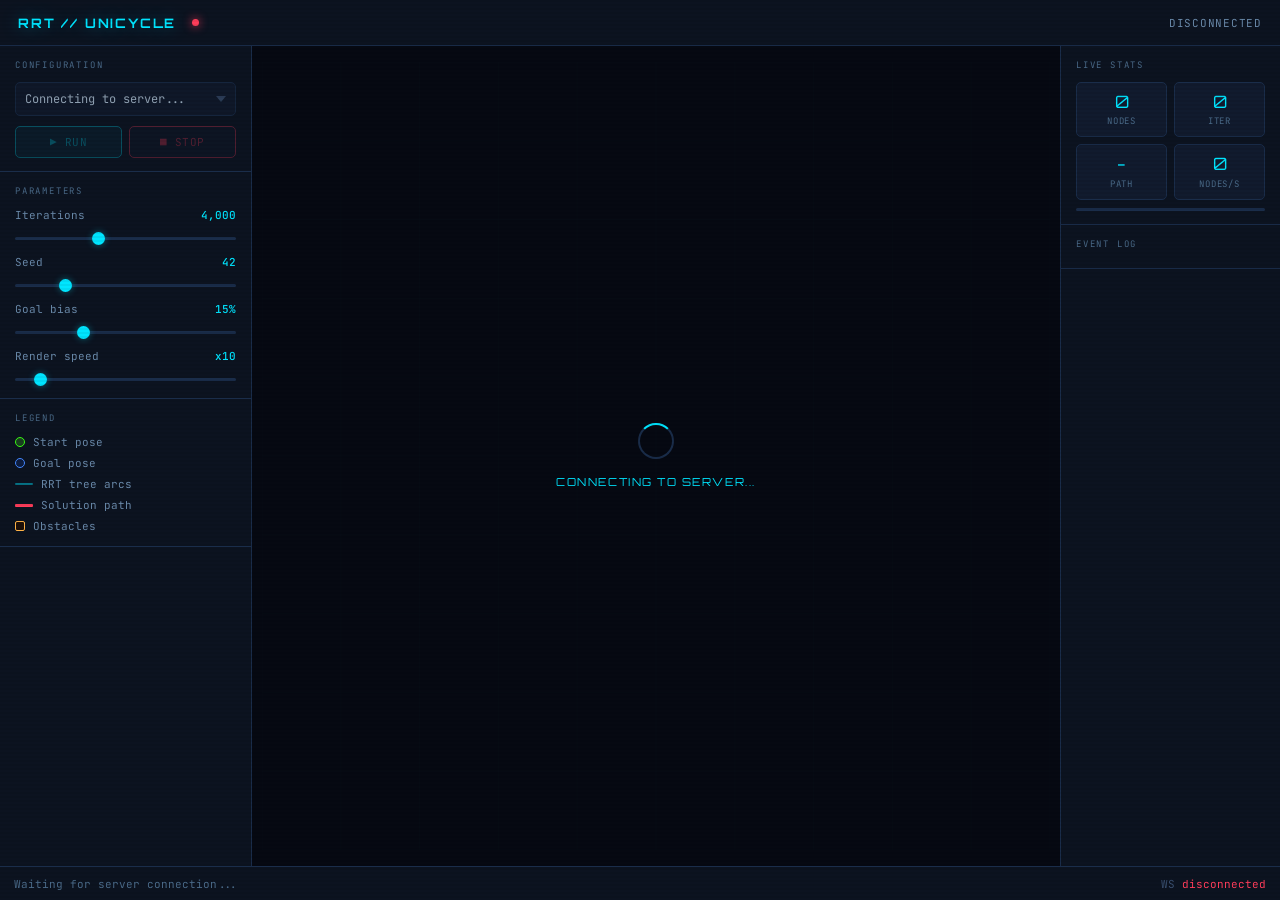
<file: index.html>
<!DOCTYPE html>
<html lang="it">
<head>
<meta charset="UTF-8"/>
<meta name="viewport" content="width=device-width, initial-scale=1.0"/>
<title>RRT Unicycle — Live Visualiser</title>
<link href="https://fonts.googleapis.com/css2?family=JetBrains+Mono:ital,wght@0,300;0,400;0,500;0,700;1,400&family=Orbitron:wght@400;700;900&display=swap" rel="stylesheet"/>
<style>
*,*::before,*::after{box-sizing:border-box;margin:0;padding:0}
:root{
  --bg:#060a12;--surf:#0c1320;--surf2:#111b2e;--bdr:#1a2d4a;
  --cyan:#00e5ff;--cyan-d:rgba(0,229,255,.15);--cyan-g:rgba(0,229,255,.4);
  --green:#39ff14;--green-d:rgba(57,255,20,.14);
  --amber:#ffb347;--red:#ff3d5a;--red-d:rgba(255,61,90,.12);
  --gray:#3a5070;--gray-l:#6a8aaa;
  --text:#c8ddf0;--text-d:#4a6a88;
  --mono:'JetBrains Mono',monospace;--disp:'Orbitron',monospace;
  --r:5px;
}
html,body{width:100%;height:100%;background:var(--bg);color:var(--text);
  font-family:var(--mono);font-size:13px;overflow:hidden}

/* scanlines */
body::after{content:'';position:fixed;inset:0;pointer-events:none;z-index:9999;
  background:repeating-linear-gradient(0deg,transparent,transparent 2px,
  rgba(0,0,0,.05) 2px,rgba(0,0,0,.05) 4px)}

/* ── layout ── */
#app{display:grid;grid-template-columns:252px 1fr 220px;
  grid-template-rows:46px 1fr 34px;height:100vh}

/* top bar */
#topbar{grid-column:1/-1;display:flex;align-items:center;gap:16px;
  padding:0 18px;background:var(--surf);border-bottom:1px solid var(--bdr)}
#topbar h1{font-family:var(--disp);font-size:13px;letter-spacing:.14em;
  color:var(--cyan);text-shadow:0 0 18px var(--cyan-g);white-space:nowrap}
.dot{width:7px;height:7px;border-radius:50%;background:var(--gray);flex-shrink:0}
.dot.on{background:var(--green);box-shadow:0 0 10px var(--green);animation:blink 1.8s infinite}
.dot.err{background:var(--red);box-shadow:0 0 10px var(--red)}
@keyframes blink{0%,100%{opacity:1}50%{opacity:.3}}
#status{font-size:11px;color:var(--gray-l);letter-spacing:.07em;margin-left:auto}

/* panels */
#left{grid-row:2;background:var(--surf);border-right:1px solid var(--bdr);
  overflow-y:auto;display:flex;flex-direction:column}
#canvas-wrap{grid-row:2;display:flex;align-items:center;justify-content:center;
  background:var(--bg);overflow:hidden;position:relative}
#right{grid-row:2;background:var(--surf);border-left:1px solid var(--bdr);
  display:flex;flex-direction:column;overflow:hidden}

/* bottom */
#bot{grid-column:1/-1;display:flex;align-items:center;gap:10px;
  padding:0 14px;background:var(--surf);border-top:1px solid var(--bdr);
  font-size:11px;color:var(--text-d);overflow:hidden}
#bot-msg{flex:1;overflow:hidden;white-space:nowrap;text-overflow:ellipsis}
#bot-msg b{color:var(--cyan)}

/* sections */
.sec{border-bottom:1px solid var(--bdr);padding:13px 15px}
.sec-t{font-size:9px;letter-spacing:.2em;text-transform:uppercase;
  color:var(--text-d);margin-bottom:11px}

/* buttons */
.row{display:flex;gap:7px}
.btn{flex:1;padding:8px 0;border:1px solid var(--bdr);border-radius:var(--r);
  background:var(--surf2);color:var(--gray-l);font-family:var(--mono);
  font-size:11px;letter-spacing:.04em;cursor:pointer;transition:all .15s;
  white-space:nowrap}
.btn:hover:not(:disabled){border-color:var(--cyan);color:var(--cyan);
  background:var(--cyan-d)}
.btn.pri{border-color:var(--cyan);color:var(--cyan);background:var(--cyan-d)}
.btn.pri:hover:not(:disabled){box-shadow:0 0 18px var(--cyan-g)}
.btn.stop{border-color:var(--red);color:var(--red)}
.btn.stop:hover:not(:disabled){background:var(--red-d)}
.btn:disabled{opacity:.28;cursor:default}

/* select */
select{width:100%;padding:8px 28px 8px 9px;background:var(--surf2);
  border:1px solid var(--bdr);border-radius:var(--r);color:var(--text);
  font-family:var(--mono);font-size:12px;cursor:pointer;outline:none;
  appearance:none;
  background-image:url("data:image/svg+xml,%3Csvg xmlns='http://www.w3.org/2000/svg' width='10' height='6'%3E%3Cpath d='M0 0l5 6 5-6z' fill='%233a5070'/%3E%3C/svg%3E");
  background-repeat:no-repeat;background-position:right 9px center}
select:focus{border-color:var(--cyan)}

/* sliders */
.fld{margin-bottom:11px}.fld:last-child{margin-bottom:0}
.fld-lbl{display:flex;justify-content:space-between;font-size:11px;
  color:var(--gray-l);margin-bottom:5px}
.fld-v{color:var(--cyan);font-weight:500}
input[type=range]{width:100%;height:3px;-webkit-appearance:none;
  background:var(--bdr);border-radius:2px;outline:none;cursor:pointer}
input[type=range]::-webkit-slider-thumb{-webkit-appearance:none;
  width:13px;height:13px;border-radius:50%;background:var(--cyan);
  box-shadow:0 0 7px var(--cyan-g);cursor:pointer}

/* stats */
#sg{display:grid;grid-template-columns:1fr 1fr;gap:7px}
.sb{background:var(--surf2);border:1px solid var(--bdr);border-radius:var(--r);
  padding:9px;text-align:center}
.sv{font-family:var(--disp);font-size:17px;color:var(--cyan);display:block;line-height:1.2}
.sl{font-size:9px;color:var(--text-d);letter-spacing:.1em;text-transform:uppercase;margin-top:3px}

/* log */
#log{flex:1;overflow-y:auto;padding:8px 13px;font-size:11px;
  color:var(--text-d);line-height:1.9}
#log::-webkit-scrollbar{width:3px}
#log::-webkit-scrollbar-thumb{background:var(--bdr);border-radius:2px}
.le{display:flex;gap:7px}
.ts{color:var(--gray);flex-shrink:0}
.ok{color:var(--green)}.er{color:var(--red)}
.inf{color:var(--cyan)}.wn{color:var(--amber)}

/* progress */
.pb-bg{height:3px;background:var(--bdr);border-radius:2px;overflow:hidden;margin-top:8px}
.pb-fg{height:100%;background:linear-gradient(90deg,var(--cyan),var(--green));
  border-radius:2px;width:0%;transition:width .4s;box-shadow:0 0 8px var(--cyan-g)}

/* result banner */
#banner{display:none;padding:9px 14px;text-align:center;
  font-family:var(--disp);font-size:10px;letter-spacing:.14em;
  border-bottom:1px solid var(--bdr)}
#banner.ok{display:block;color:var(--green);background:var(--green-d)}
#banner.fail{display:block;color:var(--red);background:var(--red-d)}

/* legend */
.leg{display:flex;align-items:center;gap:8px;margin-bottom:7px}
.leg:last-child{margin-bottom:0}
.ld{width:10px;height:10px;border-radius:50%;flex-shrink:0}
.ll{width:18px;height:2px;flex-shrink:0;border-radius:1px}
.lt{font-size:11px;color:var(--gray-l)}

/* connecting overlay */
#overlay{position:absolute;inset:0;display:flex;flex-direction:column;
  align-items:center;justify-content:center;gap:16px;
  background:rgba(6,10,18,.85);z-index:100}
#overlay.hidden{display:none}
.spinner{width:36px;height:36px;border:2px solid var(--bdr);
  border-top-color:var(--cyan);border-radius:50%;
  animation:spin 1s linear infinite}
@keyframes spin{to{transform:rotate(360deg)}}
.ov-msg{font-family:var(--disp);font-size:11px;letter-spacing:.14em;color:var(--cyan)}
</style>
</head>
<body>
<div id="app">

<!-- TOP BAR -->
<header id="topbar">
  <h1>RRT // UNICYCLE</h1>
  <div class="dot" id="dot"></div>
  <span id="status">CONNECTING...</span>
</header>

<!-- LEFT -->
<aside id="left">

  <div class="sec">
    <div class="sec-t">Configuration</div>
    <select id="cfg" style="margin-bottom:10px" disabled>
      <option value="">Connecting to server...</option>
    </select>
    <div class="row">
      <button class="btn pri" id="btn-run" disabled>&#9654; RUN</button>
      <button class="btn stop" id="btn-stop" disabled>&#9632; STOP</button>
    </div>
  </div>

  <div class="sec">
    <div class="sec-t">Parameters</div>
    <div class="fld">
      <div class="fld-lbl"><span>Iterations</span><span class="fld-v" id="v-iter">4000</span></div>
      <input type="range" id="s-iter" min="500" max="10000" step="500" value="4000"/>
    </div>
    <div class="fld">
      <div class="fld-lbl"><span>Seed</span><span class="fld-v" id="v-seed">42</span></div>
      <input type="range" id="s-seed" min="0" max="200" step="1" value="42"/>
    </div>
    <div class="fld">
      <div class="fld-lbl"><span>Goal bias</span><span class="fld-v" id="v-gbias">15%</span></div>
      <input type="range" id="s-gbias" min="0" max="50" step="1" value="15"/>
    </div>
    <div class="fld">
      <div class="fld-lbl"><span>Render speed</span><span class="fld-v" id="v-speed">x10</span></div>
      <input type="range" id="s-speed" min="1" max="100" step="1" value="10"/>
    </div>
  </div>

  <div class="sec">
    <div class="sec-t">Legend</div>
    <div class="leg"><div class="ld" style="background:#1a4020;border:1.5px solid #39ff14"></div><span class="lt">Start pose</span></div>
    <div class="leg"><div class="ld" style="background:#0e1e40;border:1.5px solid #4488ff"></div><span class="lt">Goal pose</span></div>
    <div class="leg"><div class="ll" style="background:rgba(0,229,255,.45)"></div><span class="lt">RRT tree arcs</span></div>
    <div class="leg"><div class="ll" style="background:#ff3d5a;height:3px"></div><span class="lt">Solution path</span></div>
    <div class="leg"><div class="ld" style="border-radius:2px;background:#1e1008;border:1.5px solid #ffb347"></div><span class="lt">Obstacles</span></div>
  </div>

</aside>

<!-- CANVAS -->
<main id="canvas-wrap">
  <div id="overlay">
    <div class="spinner"></div>
    <div class="ov-msg">CONNECTING TO SERVER...</div>
  </div>
  <canvas id="cv"></canvas>
</main>

<!-- RIGHT -->
<aside id="right">

  <div id="banner"></div>

  <div class="sec">
    <div class="sec-t">Live Stats</div>
    <div id="sg">
      <div class="sb"><span class="sv" id="s-nodes">0</span><div class="sl">Nodes</div></div>
      <div class="sb"><span class="sv" id="s-iters">0</span><div class="sl">Iter</div></div>
      <div class="sb"><span class="sv" id="s-path">-</span><div class="sl">Path</div></div>
      <div class="sb"><span class="sv" id="s-rate">-</span><div class="sl">nodes/s</div></div>
    </div>
    <div class="pb-bg"><div class="pb-fg" id="pb"></div></div>
  </div>

  <div class="sec" style="padding-bottom:7px;flex:0">
    <div class="sec-t">Event Log</div>
  </div>
  <div id="log"></div>

</aside>

<!-- BOTTOM -->
<footer id="bot">
  <span id="bot-msg">Waiting for server connection...</span>
  <span style="color:var(--gray)">WS&nbsp;<span id="ws-lbl" style="color:var(--text-d)">---</span></span>
</footer>

</div><!-- #app -->

<script>
// ─────────────────────────────────────────────────────────
//  CANVAS SETUP
// ─────────────────────────────────────────────────────────
const cv   = document.getElementById('cv');
const ctx  = cv.getContext('2d');
const wrap = document.getElementById('canvas-wrap');

let CVS = 600, SCALE = 6, WS = [0,0,100,100];

function resizeCanvas() {
  const r  = wrap.getBoundingClientRect();
  const sz = Math.min(r.width, r.height) - 20;
  CVS = Math.max(sz, 200);
  cv.width = cv.height = CVS;
  SCALE = CVS / (WS[2] - WS[0]);
  dirty = true;
}

// world -> canvas (Y flipped)
const wx = x => (x - WS[0]) * SCALE;
const wy = y => CVS - (y - WS[1]) * SCALE;

// ─────────────────────────────────────────────────────────
//  STATE
// ─────────────────────────────────────────────────────────
let treeNodes = [], pathNodes = [], obstacles = [];
let startPose = null, goalPose = null;
let running   = false, dirty = false;
let totalIter = 4000, curIter = 0, nodeCount = 0;
let _rateNodes = 0, _rateT = performance.now(), nodeRate = 0;

// ─────────────────────────────────────────────────────────
//  DRAW
// ─────────────────────────────────────────────────────────
function drawAll() {
  ctx.clearRect(0, 0, CVS, CVS);
  drawGrid();
  drawObs();
  drawTree();
  drawPath();
  if (startPose) drawRobot(startPose, 'rgba(20,60,25,.75)', '#39ff14');
  if (goalPose)  drawRobot(goalPose,  'rgba(10,25,60,.75)', '#4488ff');
  dirty = false;
}

function drawGrid() {
  ctx.strokeStyle = 'rgba(26,45,74,.55)';
  ctx.lineWidth = .5;
  const step = 10 * SCALE;
  for (let x = 0; x <= CVS + step; x += step) {
    ctx.beginPath(); ctx.moveTo(x,0); ctx.lineTo(x,CVS); ctx.stroke();
  }
  for (let y = 0; y <= CVS + step; y += step) {
    ctx.beginPath(); ctx.moveTo(0,y); ctx.lineTo(CVS,y); ctx.stroke();
  }
}

function drawObs() {
  for (const pts of obstacles) {
    if (pts.length < 2) continue;
    ctx.beginPath();
    ctx.moveTo(wx(pts[0][0]), wy(pts[0][1]));
    for (let i = 1; i < pts.length; i++)
      ctx.lineTo(wx(pts[i][0]), wy(pts[i][1]));
    ctx.closePath();
    ctx.fillStyle   = 'rgba(240,150,40,.16)';
    ctx.strokeStyle = '#ffb347';
    ctx.lineWidth   = 1.3;
    ctx.fill(); ctx.stroke();
  }
}

function drawTree() {
  ctx.strokeStyle = 'rgba(0,229,255,.32)';
  ctx.lineWidth   = .85;
  for (const nd of treeNodes) {
    const a = nd.arc;
    if (!a || a.length < 2) continue;
    ctx.beginPath();
    ctx.moveTo(wx(a[0][0]), wy(a[0][1]));
    for (let i = 1; i < a.length; i++) ctx.lineTo(wx(a[i][0]), wy(a[i][1]));
    ctx.stroke();
  }
}

function drawPath() {
  if (!pathNodes.length) return;
  ctx.lineWidth   = 2.8;
  ctx.strokeStyle = '#ff3d5a';
  ctx.shadowColor = 'rgba(255,61,90,.55)';
  ctx.shadowBlur  = 9;
  for (const nd of pathNodes) {
    const a = nd.arc;
    if (!a || a.length < 2) continue;
    ctx.beginPath();
    ctx.moveTo(wx(a[0][0]), wy(a[0][1]));
    for (let i = 1; i < a.length; i++) ctx.lineTo(wx(a[i][0]), wy(a[i][1]));
    ctx.stroke();
  }
  ctx.shadowBlur = 0;
}

function drawRobot(pose, fill, stroke) {
  const [x, y, t] = pose;
  const px = wx(x), py = wy(y);
  const verts = [[-1.5,-1],[1.5,-1],[1.5,1],[-1.5,1]].map(([bx,by]) => [
    px + (bx*Math.cos(t) - by*Math.sin(t)) * SCALE,
    py - (bx*Math.sin(t) + by*Math.cos(t)) * SCALE,
  ]);
  ctx.beginPath();
  ctx.moveTo(verts[0][0], verts[0][1]);
  verts.slice(1).forEach(v => ctx.lineTo(v[0], v[1]));
  ctx.closePath();
  ctx.fillStyle = fill; ctx.strokeStyle = stroke; ctx.lineWidth = 1.8;
  ctx.fill(); ctx.stroke();
  const ar = 3.5 * SCALE;
  ctx.beginPath();
  ctx.moveTo(px, py);
  ctx.lineTo(px + Math.cos(t)*ar, py - Math.sin(t)*ar);
  ctx.strokeStyle = stroke; ctx.lineWidth = 2; ctx.stroke();
}

// animation loop
(function loop() {
  requestAnimationFrame(loop);
  if (dirty) drawAll();
})();

// resize observer
new ResizeObserver(resizeCanvas).observe(wrap);

// ─────────────────────────────────────────────────────────
//  DOM HELPERS
// ─────────────────────────────────────────────────────────
const $   = id => document.getElementById(id);
const dot = $('dot'), statusEl = $('status');
const overlay = $('overlay'), banner = $('banner');
const logEl = $('log'), botMsg = $('bot-msg'), wsLbl = $('ws-lbl');
const pb = $('pb');
const sNodes = $('s-nodes'), sIters = $('s-iters'), sPath = $('s-path'), sRate = $('s-rate');
const btnRun  = $('btn-run');
const btnStop = $('btn-stop');
const cfgSel  = $('cfg');

function setStatus(label, cls) {
  statusEl.textContent = label;
  dot.className = 'dot' + (cls ? ' ' + cls : '');
}

function log(msg, cls = '') {
  const ts = new Date().toTimeString().slice(0,8);
  const d  = document.createElement('div');
  d.className = 'le';
  d.innerHTML = `<span class="ts">${ts}</span><span class="${cls}">${msg}</span>`;
  logEl.appendChild(d);
  logEl.scrollTop = logEl.scrollHeight;
  botMsg.innerHTML = `<b>${msg}</b>`;
}

function slider(sid, vid, fmt) {
  const s = $(sid), v = $(vid);
  v.textContent = fmt(s.value);
  s.addEventListener('input', () => { v.textContent = fmt(s.value); });
  return s;
}
slider('s-iter',  'v-iter',  n => (+n).toLocaleString());
slider('s-seed',  'v-seed',  n => n);
slider('s-gbias', 'v-gbias', n => n + '%');
slider('s-speed', 'v-speed', n => 'x' + n);

function setRunning(v) {
  running = v;
  btnRun.disabled  = v || !wsReady;
  btnStop.disabled = !v;
  cfgSel.disabled  = v;
  if (v) setStatus('RUNNING', 'on');
}

function resetState() {
  treeNodes = []; pathNodes = []; obstacles = [];
  startPose = null; goalPose = null;
  curIter = 0; nodeCount = 0; _rateNodes = 0; nodeRate = 0;
  sNodes.textContent = '0'; sIters.textContent = '0';
  sPath.textContent  = '-'; sRate.textContent  = '-';
  pb.style.width = '0%';
  banner.className = ''; banner.style.display = 'none';
  dirty = true;
}

// ─────────────────────────────────────────────────────────
//  RATE METER
// ─────────────────────────────────────────────────────────
setInterval(() => {
  const now = performance.now();
  const dt  = (now - _rateT) / 1000;
  if (dt >= .8) {
    const r = (nodeCount - _rateNodes) / dt;
    sRate.textContent = Math.round(r);
    _rateNodes = nodeCount; _rateT = now;
  }
}, 800);

// ─────────────────────────────────────────────────────────
//  WEBSOCKET
// ─────────────────────────────────────────────────────────
let ws = null, wsReady = false, retryTimer = null;

function connectWS() {
  if (ws && (ws.readyState === WebSocket.OPEN || ws.readyState === WebSocket.CONNECTING)) return;

  const proto = location.protocol === 'https:' ? 'wss' : 'ws';
  const url   = `${proto}://${location.host}/ws`;
  wsLbl.textContent = 'connecting...'; wsLbl.style.color = 'var(--amber)';

  ws = new WebSocket(url);

  ws.onopen = () => {
    wsReady = true;
    clearTimeout(retryTimer);
    wsLbl.textContent = 'connected'; wsLbl.style.color = 'var(--cyan)';
    overlay.classList.add('hidden');
    setStatus('READY');
    log('Server connected', 'inf');

    // load configs now that connection is live
    loadConfigs();
  };

  ws.onmessage = e => handleMsg(JSON.parse(e.data));

  ws.onclose = ws.onerror = () => {
    wsReady = false;
    wsLbl.textContent = 'disconnected'; wsLbl.style.color = 'var(--red)';
    overlay.classList.remove('hidden');
    setStatus('DISCONNECTED', 'err');
    cfgSel.disabled  = true;
    btnRun.disabled  = true;
    btnStop.disabled = true;
    if (running) { running = false; }
    retryTimer = setTimeout(connectWS, 2500);
  };
}

function send(obj) {
  if (ws && ws.readyState === WebSocket.OPEN) ws.send(JSON.stringify(obj));
}

// ─────────────────────────────────────────────────────────
//  CONFIG LOADING  (HTTP, no WS dependency)
// ─────────────────────────────────────────────────────────
function loadConfigs() {
  fetch('/configs')
    .then(r => { if (!r.ok) throw new Error(r.status); return r.json(); })
    .then(data => {
      cfgSel.innerHTML = '';
      data.configs.forEach((c, i) => {
        const opt = document.createElement('option');
        opt.value = c; opt.textContent = c;
        if (c === 'random') opt.selected = true;
        cfgSel.appendChild(opt);
      });
      cfgSel.disabled = false;
      btnRun.disabled = false;
      log(`${data.configs.length} configurations loaded`, 'inf');
    })
    .catch(err => {
      log('Could not load configs: ' + err, 'er');
      // retry after 2s
      setTimeout(loadConfigs, 2000);
    });
}

// ─────────────────────────────────────────────────────────
//  MESSAGE HANDLER
// ─────────────────────────────────────────────────────────
function handleMsg(msg) {
  switch (msg.type) {

    case 'init': {
      WS = msg.workspace;
      resizeCanvas();
      obstacles  = msg.obstacles;
      startPose  = msg.start;
      goalPose   = msg.goal;
      totalIter  = parseInt($('s-iter').value);
      log(`Config ready — ${msg.obstacles.length} obstacle(s)`, 'inf');
      dirty = true;
      break;
    }

    case 'batch': {
      for (const ev of msg.events) {
        treeNodes.push(ev.node);
        nodeCount = ev.node.idx + 1;
        curIter   = ev.iter;
      }
      sNodes.textContent = nodeCount;
      sIters.textContent = curIter;
      pb.style.width = Math.min(curIter / totalIter * 100, 100) + '%';
      dirty = true;
      break;
    }

    case 'node': {
      treeNodes.push(msg.node);
      nodeCount = msg.node.idx + 1;
      curIter   = msg.iter;
      sNodes.textContent = nodeCount;
      sIters.textContent = curIter;
      pb.style.width = Math.min(curIter / totalIter * 100, 100) + '%';
      dirty = true;
      break;
    }

    case 'path': {
      pathNodes = msg.path_nodes;
      sPath.textContent = msg.length;
      log(`Path found — ${msg.length} nodes`, 'ok');
      dirty = true;
      break;
    }

    case 'done': {
      if (msg.success) {
        banner.className = 'ok';
        banner.textContent = 'PATH FOUND';
        banner.style.display = 'block';
        setStatus('SUCCESS');
        log(`Done: SUCCESS  tree=${msg.tree_size}  iter=${msg.iterations}`, 'ok');
      } else {
        banner.className = 'fail';
        banner.textContent = 'NO PATH FOUND';
        banner.style.display = 'block';
        setStatus('FAILED', 'err');
        log(`Done: FAILED  tree=${msg.tree_size}  iter=${msg.iterations}`, 'er');
      }
      pb.style.width = '100%';
      sNodes.textContent = nodeCount;
      sIters.textContent = curIter;
      setRunning(false);
      break;
    }

    case 'cancelled': {
      log('Run stopped', 'wn');
      setRunning(false);
      setStatus('READY');
      break;
    }

    case 'error': {
      log('Error: ' + msg.msg, 'er');
      setRunning(false);
      setStatus('ERROR', 'err');
      break;
    }
  }
}

// ─────────────────────────────────────────────────────────
//  BUTTON HANDLERS
// ─────────────────────────────────────────────────────────
btnRun.addEventListener('click', () => {
  resetState();
  setRunning(true);
  banner.style.display = 'none';
  const params = {
    action:     'start',
    config:     cfgSel.value,
    seed:       +$('s-seed').value,
    iterations: +$('s-iter').value,
    goal_bias:  +$('s-gbias').value / 100,
    speed:      +$('s-speed').value,
  };
  log(`Starting: ${params.config}  seed=${params.seed}  iter=${params.iterations}`, 'inf');
  send(params);
});

btnStop.addEventListener('click', () => {
  send({ action: 'stop' });
});

// ─────────────────────────────────────────────────────────
//  BOOT
// ─────────────────────────────────────────────────────────
resizeCanvas();
connectWS();
</script>
</body>
</html>
</file>
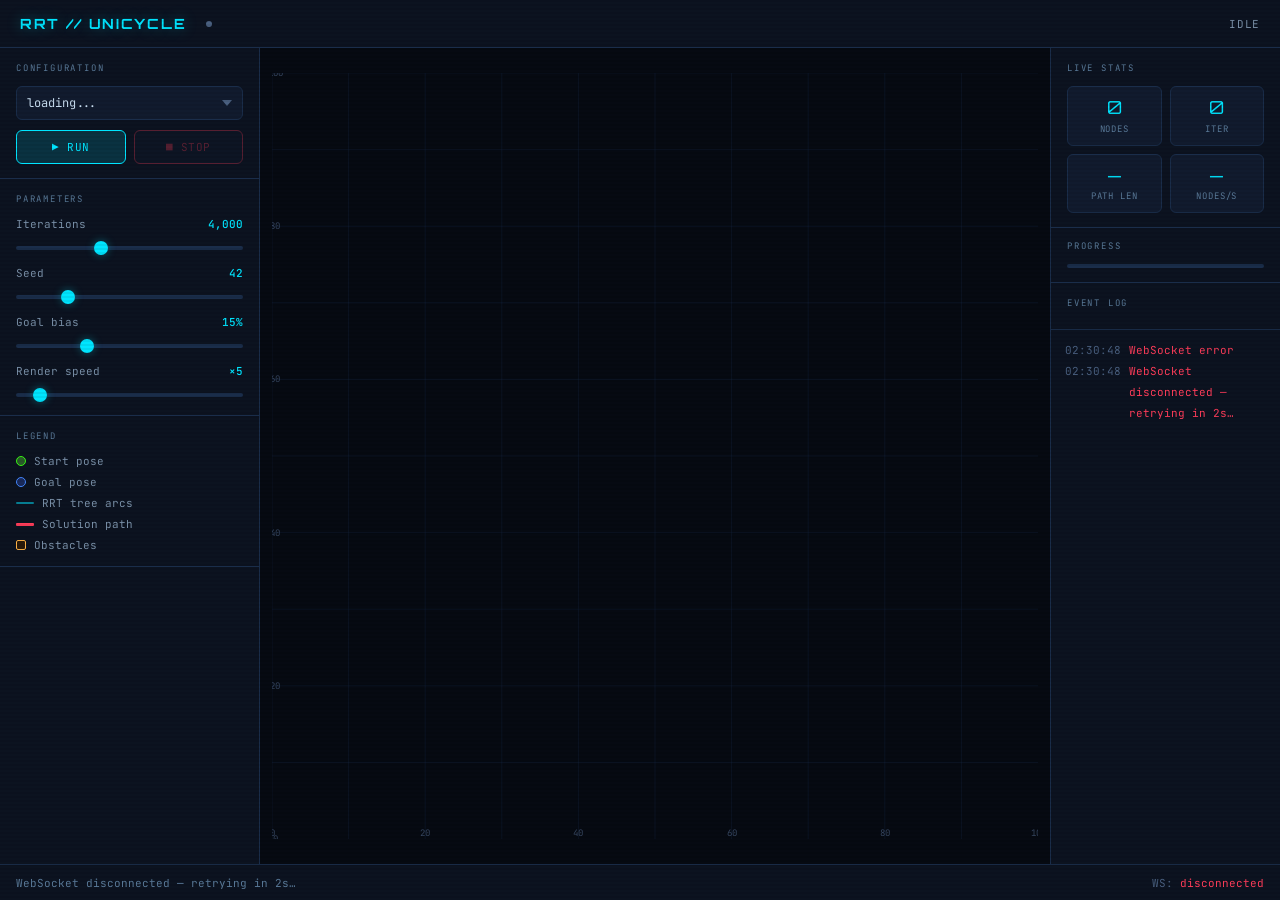
<file: static/index.html>
<!DOCTYPE html>
<html lang="it">
<head>
<meta charset="UTF-8" />
<meta name="viewport" content="width=device-width, initial-scale=1.0" />
<title>RRT Unicycle — Live Visualiser</title>
<link href="https://fonts.googleapis.com/css2?family=JetBrains+Mono:wght@300;400;500;700&family=Orbitron:wght@400;700;900&display=swap" rel="stylesheet" />
<link rel="stylesheet" href="/static/styles.css" />
</head>
<body>
<div id="app">

  <!-- ── TOP BAR ── -->
  <header id="topbar">
    <h1>RRT // UNICYCLE</h1>
    <div class="top-dot" id="dot"></div>
    <span id="status-label">IDLE</span>
  </header>

  <!-- ══════════════════════════════════════════════════ LEFT PANEL ══ -->
  <aside id="left">

    <!-- Config & Run -->
    <div class="section">
      <div class="section-title">Configuration</div>
      <select id="sel-config">
        <option value="">loading...</option>
      </select>
      <div class="btn-row">
        <button class="btn primary" id="btn-start">▶ RUN</button>
        <button class="btn danger" id="btn-stop" disabled>■ STOP</button>
      </div>
    </div>

    <!-- Parameters -->
    <div class="section">
      <div class="section-title">Parameters</div>

      <div class="field">
        <div class="field-label">
          <span>Iterations</span>
          <span class="field-val" id="lbl-iter">4000</span>
        </div>
        <input type="range" id="sl-iter" min="500" max="10000" step="500" value="4000" />
      </div>

      <div class="field">
        <div class="field-label">
          <span>Seed</span>
          <span class="field-val" id="lbl-seed">42</span>
        </div>
        <input type="range" id="sl-seed" min="0" max="200" step="1" value="42" />
      </div>

      <div class="field">
        <div class="field-label">
          <span>Goal bias</span>
          <span class="field-val" id="lbl-gbias">15%</span>
        </div>
        <input type="range" id="sl-gbias" min="0" max="50" step="1" value="15" />
      </div>

      <div class="field">
        <div class="field-label">
          <span>Render speed</span>
          <span class="field-val" id="lbl-speed">×5</span>
        </div>
        <input type="range" id="sl-speed" min="1" max="50" step="1" value="5" />
      </div>
    </div>

    <!-- Legend -->
    <div class="section">
      <div class="section-title">Legend</div>
      <div class="legend-row">
        <div class="legend-dot start"></div>
        <span class="legend-label">Start pose</span>
      </div>
      <div class="legend-row">
        <div class="legend-dot goal"></div>
        <span class="legend-label">Goal pose</span>
      </div>
      <div class="legend-row">
        <div class="legend-line tree"></div>
        <span class="legend-label">RRT tree arcs</span>
      </div>
      <div class="legend-row">
        <div class="legend-line solution"></div>
        <span class="legend-label">Solution path</span>
      </div>
      <div class="legend-row">
        <div class="legend-dot obstacle"></div>
        <span class="legend-label">Obstacles</span>
      </div>
    </div>

  </aside>

  <!-- ══════════════════════════════════════════════════ CANVAS ══ -->
  <main id="canvas-wrap">
    <canvas id="cv"></canvas>
  </main>

  <!-- ══════════════════════════════════════════════════ RIGHT PANEL ══ -->
  <aside id="right">

    <div id="result-badge"></div>

    <!-- Live stats -->
    <div class="section">
      <div class="section-title">Live Stats</div>
      <div id="stats-grid">
        <div class="stat-box">
          <span class="stat-val" id="st-nodes">0</span>
          <div class="stat-label">Nodes</div>
        </div>
        <div class="stat-box">
          <span class="stat-val" id="st-iter">0</span>
          <div class="stat-label">Iter</div>
        </div>
        <div class="stat-box">
          <span class="stat-val" id="st-path">—</span>
          <div class="stat-label">Path len</div>
        </div>
        <div class="stat-box">
          <span class="stat-val" id="st-fps">—</span>
          <div class="stat-label">nodes/s</div>
        </div>
      </div>
    </div>

    <!-- Progress -->
    <div class="section" id="progress-wrap">
      <div class="section-title">Progress</div>
      <div id="progress-bar-bg"><div id="progress-bar"></div></div>
    </div>

    <!-- Log -->
    <div class="section section-no-bottom">
      <div class="section-title">Event Log</div>
    </div>
    <div id="log"></div>

  </aside>

  <!-- ── BOTTOM BAR ── -->
  <footer id="bottombar">
    <span id="log-line">Ready. Select a configuration and press RUN.</span>
    <span class="footer-status">WS: <span id="ws-status">disconnected</span></span>
  </footer>

</div>

<script src="/static/app.js"></script>
</body>
</html>
</file>
<file: static/styles.css>
/* ══════════════════════════════════════════════════
   RESET & BASE
══════════════════════════════════════════════════ */
*, *::before, *::after { box-sizing: border-box; margin: 0; padding: 0; }

:root {
  --bg:         #060a12;
  --surface:    #0c1320;
  --surface2:   #111b2e;
  --border:     #1a2d4a;
  --cyan:       #00e5ff;
  --cyan-dim:   rgba(0,229,255,.15);
  --cyan-glow:  rgba(0,229,255,.35);
  --green:      #39ff14;
  --green-dim:  rgba(57,255,20,.12);
  --amber:      #ffb347;
  --amber-dim:  rgba(255,179,71,.18);
  --red:        #ff3d5a;
  --gray:       #4a6080;
  --gray-light: #7a90a8;
  --text:       #c8ddf0;
  --text-dim:   #5a7a99;
  --font-mono:  'JetBrains Mono', monospace;
  --font-disp:  'Orbitron', monospace;
  --radius:     6px;
}

html, body {
  width: 100%; height: 100%;
  background: var(--bg);
  color: var(--text);
  font-family: var(--font-mono);
  font-size: 13px;
  overflow: hidden;
}

body::before {
  content: '';
  position: fixed; inset: 0; z-index: 9999;
  pointer-events: none;
  background: repeating-linear-gradient(
    0deg,
    transparent,
    transparent 2px,
    rgba(0,0,0,.06) 2px,
    rgba(0,0,0,.06) 4px
  );
}

#app {
  display: grid;
  grid-template-columns: 260px 1fr 230px;
  grid-template-rows: 48px 1fr 36px;
  height: 100vh;
  gap: 0;
}

#topbar {
  grid-column: 1 / -1;
  display: flex; align-items: center; gap: 20px;
  padding: 0 20px;
  background: var(--surface);
  border-bottom: 1px solid var(--border);
}
#topbar h1 {
  font-family: var(--font-disp);
  font-size: 14px;
  letter-spacing: .12em;
  color: var(--cyan);
  text-shadow: 0 0 14px var(--cyan-glow);
  white-space: nowrap;
}
.top-dot { width: 6px; height: 6px; border-radius: 50%; background: var(--gray); }
.top-dot.active { background: var(--green); box-shadow: 0 0 8px var(--green); animation: pulse 2s infinite; }
@keyframes pulse { 0%,100%{opacity:1} 50%{opacity:.4} }
#status-label {
  font-size: 11px; color: var(--gray-light); letter-spacing: .06em;
  margin-left: auto;
}

#left {
  grid-row: 2;
  background: var(--surface);
  border-right: 1px solid var(--border);
  overflow-y: auto;
  display: flex; flex-direction: column; gap: 0;
}

#canvas-wrap {
  grid-row: 2;
  position: relative;
  display: flex; align-items: center; justify-content: center;
  background: var(--bg);
  overflow: hidden;
}
canvas {
  display: block;
  image-rendering: pixelated;
}

#right {
  grid-row: 2;
  background: var(--surface);
  border-left: 1px solid var(--border);
  display: flex; flex-direction: column;
  overflow: hidden;
}

#bottombar {
  grid-column: 1 / -1;
  display: flex; align-items: center; gap: 12px;
  padding: 0 16px;
  background: var(--surface);
  border-top: 1px solid var(--border);
  font-size: 11px;
  color: var(--text-dim);
  overflow: hidden;
}
#log-line { flex: 1; overflow: hidden; white-space: nowrap; text-overflow: ellipsis; }
#log-line span { color: var(--cyan); }

.section {
  border-bottom: 1px solid var(--border);
  padding: 14px 16px;
}
.section-title {
  font-size: 9px;
  letter-spacing: .2em;
  text-transform: uppercase;
  color: var(--text-dim);
  margin-bottom: 12px;
}

.btn-row { display: flex; gap: 8px; }
.btn {
  flex: 1;
  padding: 9px 0;
  border: 1px solid var(--border);
  border-radius: var(--radius);
  background: var(--surface2);
  color: var(--text);
  font-family: var(--font-mono);
  font-size: 11px;
  letter-spacing: .05em;
  cursor: pointer;
  transition: all .15s;
}
.btn:hover { border-color: var(--cyan); color: var(--cyan); }
.btn.primary {
  border-color: var(--cyan);
  color: var(--cyan);
  background: var(--cyan-dim);
}
.btn.primary:hover {
  background: rgba(0,229,255,.25);
  box-shadow: 0 0 16px var(--cyan-glow);
}
.btn.danger { border-color: var(--red); color: var(--red); }
.btn.danger:hover { background: rgba(255,61,90,.15); }
.btn:disabled { opacity: .3; pointer-events: none; }

select {
  width: 100%;
  padding: 8px 10px;
  background: var(--surface2);
  border: 1px solid var(--border);
  border-radius: var(--radius);
  color: var(--text);
  font-family: var(--font-mono);
  font-size: 12px;
  cursor: pointer;
  outline: none;
  appearance: none;
  background-image: url("data:image/svg+xml,%3Csvg xmlns='http://www.w3.org/2000/svg' width='10' height='6'%3E%3Cpath d='M0 0l5 6 5-6z' fill='%234a6080'/%3E%3C/svg%3E");
  background-repeat: no-repeat;
  background-position: right 10px center;
}
select:focus { border-color: var(--cyan); }
#sel-config { margin-bottom: 10px; }

.field { margin-bottom: 12px; }
.field:last-child { margin-bottom: 0; }
.field-label {
  display: flex; justify-content: space-between;
  font-size: 11px; color: var(--gray-light);
  margin-bottom: 6px;
}
.field-val { color: var(--cyan); font-weight: 500; }
input[type=range] {
  width: 100%; height: 4px;
  -webkit-appearance: none;
  background: var(--border);
  border-radius: 2px;
  outline: none;
  cursor: pointer;
}
input[type=range]::-webkit-slider-thumb {
  -webkit-appearance: none;
  width: 14px; height: 14px;
  border-radius: 50%;
  background: var(--cyan);
  box-shadow: 0 0 8px var(--cyan-glow);
  cursor: pointer;
}

#stats-grid {
  display: grid;
  grid-template-columns: 1fr 1fr;
  gap: 8px;
}
.stat-box {
  background: var(--surface2);
  border: 1px solid var(--border);
  border-radius: var(--radius);
  padding: 10px;
  text-align: center;
}
.stat-val {
  font-family: var(--font-disp);
  font-size: 18px;
  color: var(--cyan);
  display: block;
  line-height: 1.2;
}
.stat-label {
  font-size: 9px;
  color: var(--text-dim);
  letter-spacing: .1em;
  text-transform: uppercase;
  margin-top: 4px;
}

#log {
  flex: 1;
  overflow-y: auto;
  padding: 10px 14px;
  font-size: 11px;
  color: var(--text-dim);
  line-height: 1.9;
}
#log::-webkit-scrollbar { width: 4px; }
#log::-webkit-scrollbar-track { background: transparent; }
#log::-webkit-scrollbar-thumb { background: var(--border); border-radius: 2px; }
.log-entry { display: flex; gap: 8px; }
.log-ts { color: var(--gray); flex-shrink: 0; }
.log-ok  { color: var(--green); }
.log-err { color: var(--red); }
.log-info{ color: var(--cyan); }
.log-warn{ color: var(--amber); }

#progress-wrap { padding-top: 12px; }
#progress-bar-bg {
  height: 4px; background: var(--border); border-radius: 2px; overflow: hidden;
}
#progress-bar {
  height: 100%;
  background: linear-gradient(90deg, var(--cyan), var(--green));
  border-radius: 2px;
  width: 0%;
  transition: width .3s;
  box-shadow: 0 0 8px var(--cyan-glow);
}

.legend-row { display: flex; align-items: center; gap: 8px; margin-bottom: 7px; }
.legend-row:last-child { margin-bottom: 0; }
.legend-dot { width: 10px; height: 10px; border-radius: 50%; flex-shrink: 0; }
.legend-dot.start { background:#2a5a2a; border:1.5px solid #39ff14; }
.legend-dot.goal { background:#1a2a5a; border:1.5px solid #4488ff; }
.legend-dot.obstacle { background:#2a1a0a; border:1.5px solid #ffb347; border-radius:2px; }
.legend-line {
  width: 18px; height: 2px; flex-shrink: 0; border-radius: 1px;
}
.legend-line.tree { background:rgba(0,229,255,.5); }
.legend-line.solution { background:#ff3d5a; height:3px; }
.legend-label { font-size: 11px; color: var(--gray-light); }

#result-badge {
  display: none;
  padding: 10px 16px;
  text-align: center;
  font-family: var(--font-disp);
  font-size: 11px;
  letter-spacing: .12em;
  border-bottom: 1px solid var(--border);
}
#result-badge.success {
  display: block;
  color: var(--green);
  background: var(--green-dim);
  text-shadow: 0 0 10px rgba(57,255,20,.5);
}
#result-badge.fail {
  display: block;
  color: var(--red);
  background: rgba(255,61,90,.08);
}

.section-no-bottom {
  padding-bottom: 8px;
  flex: 0;
}
.footer-status { color: var(--gray); }
</file>
